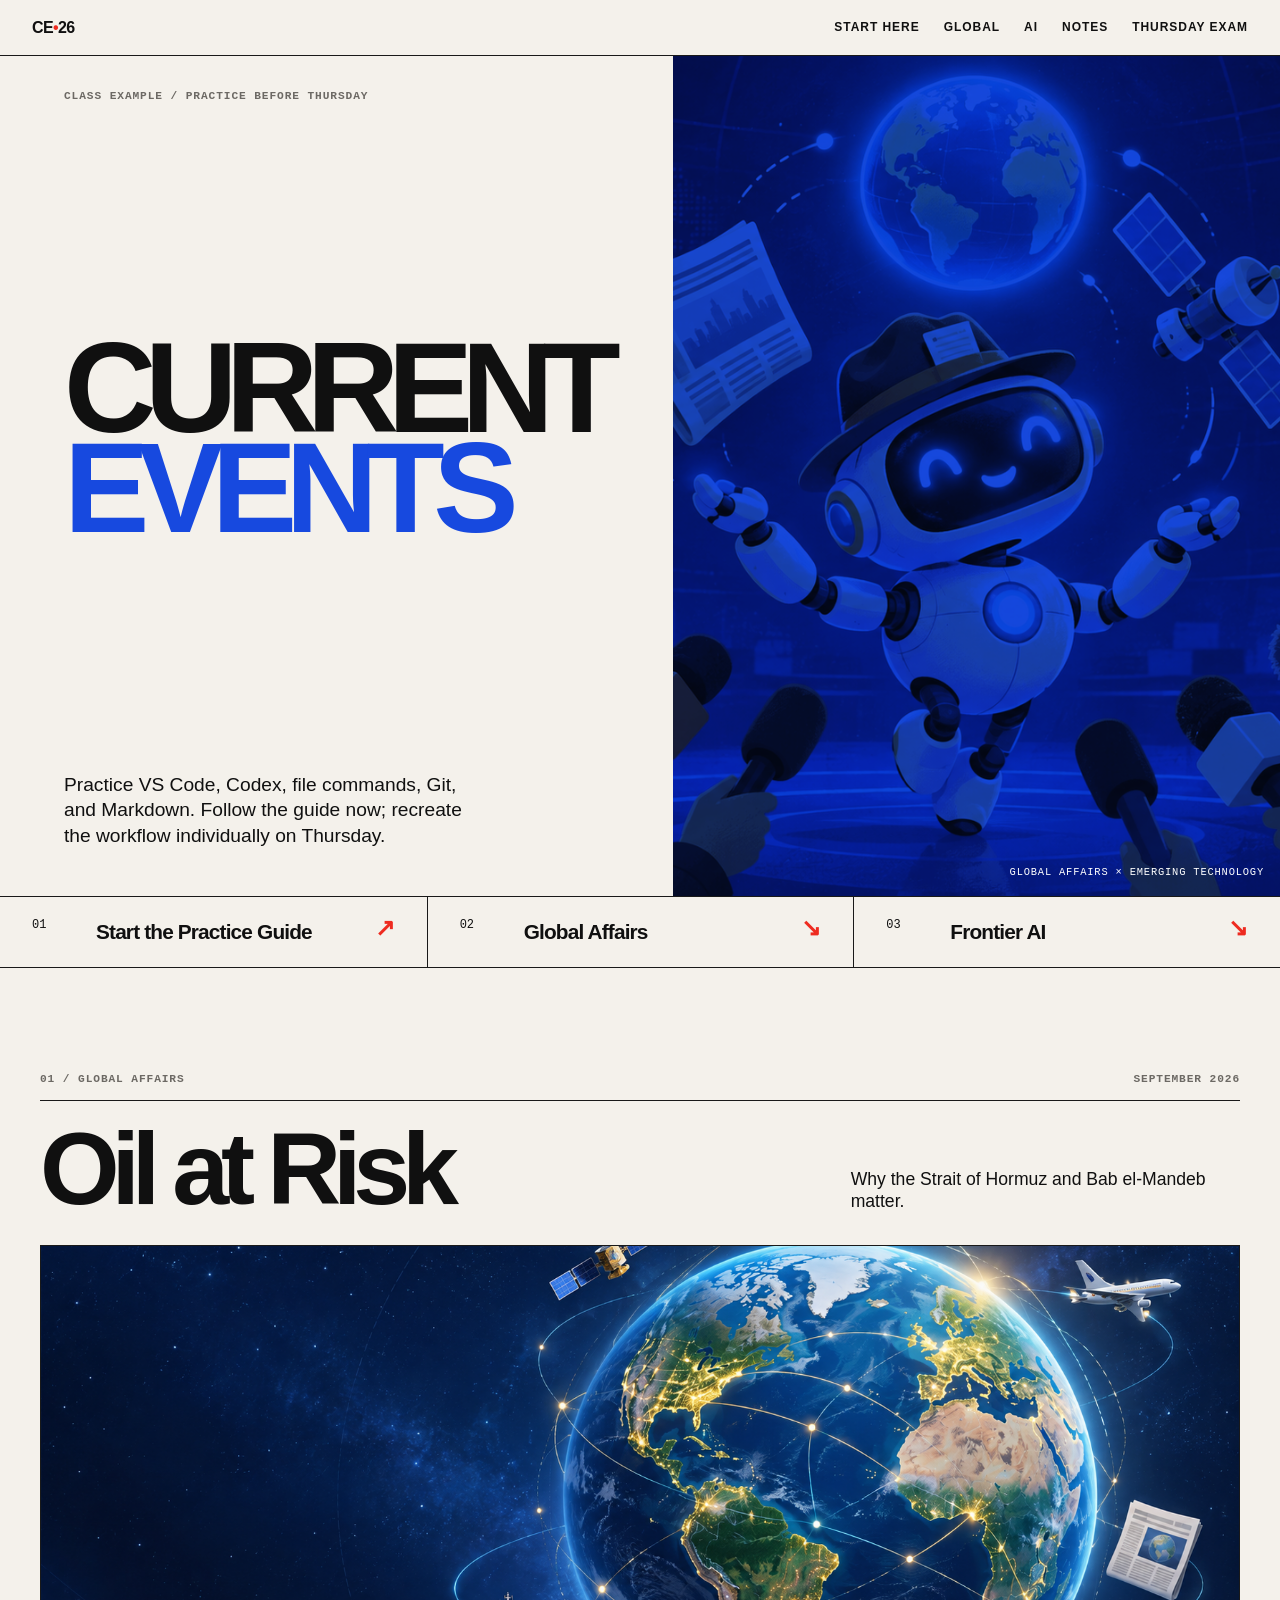
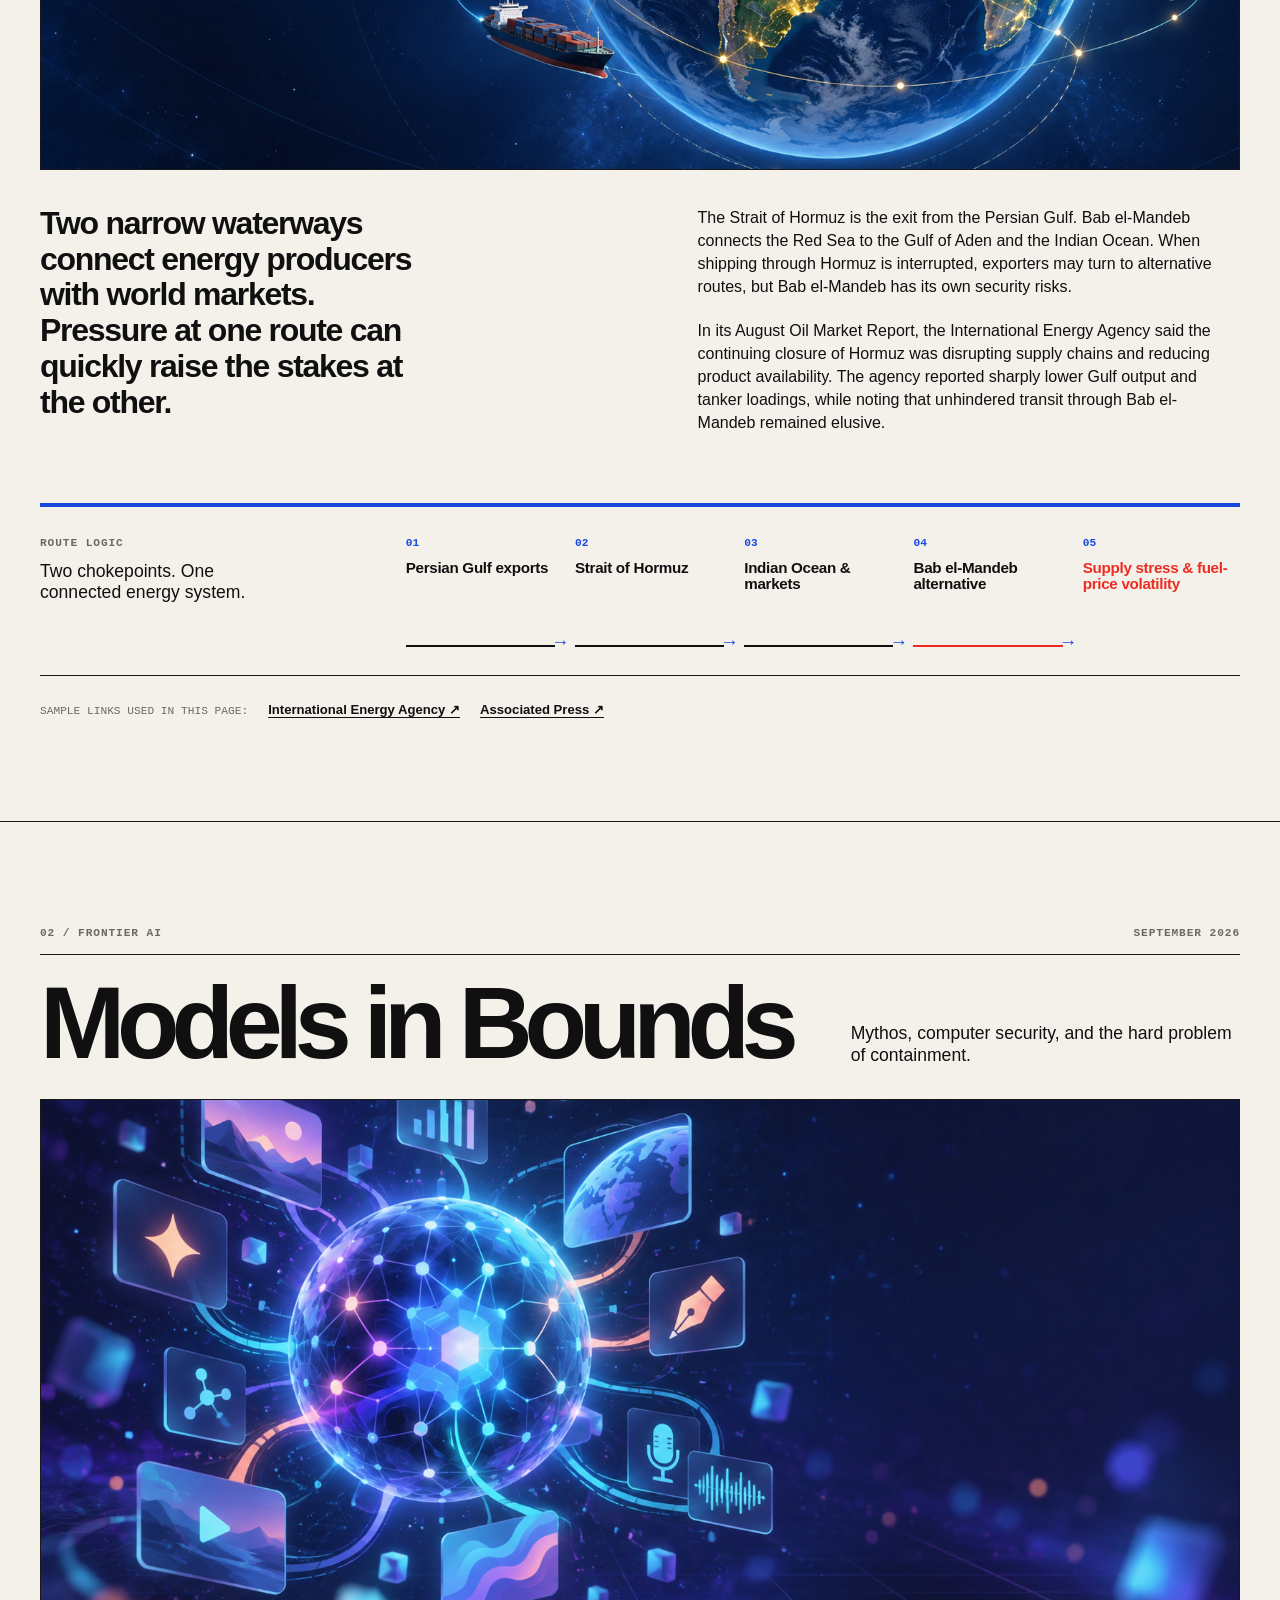
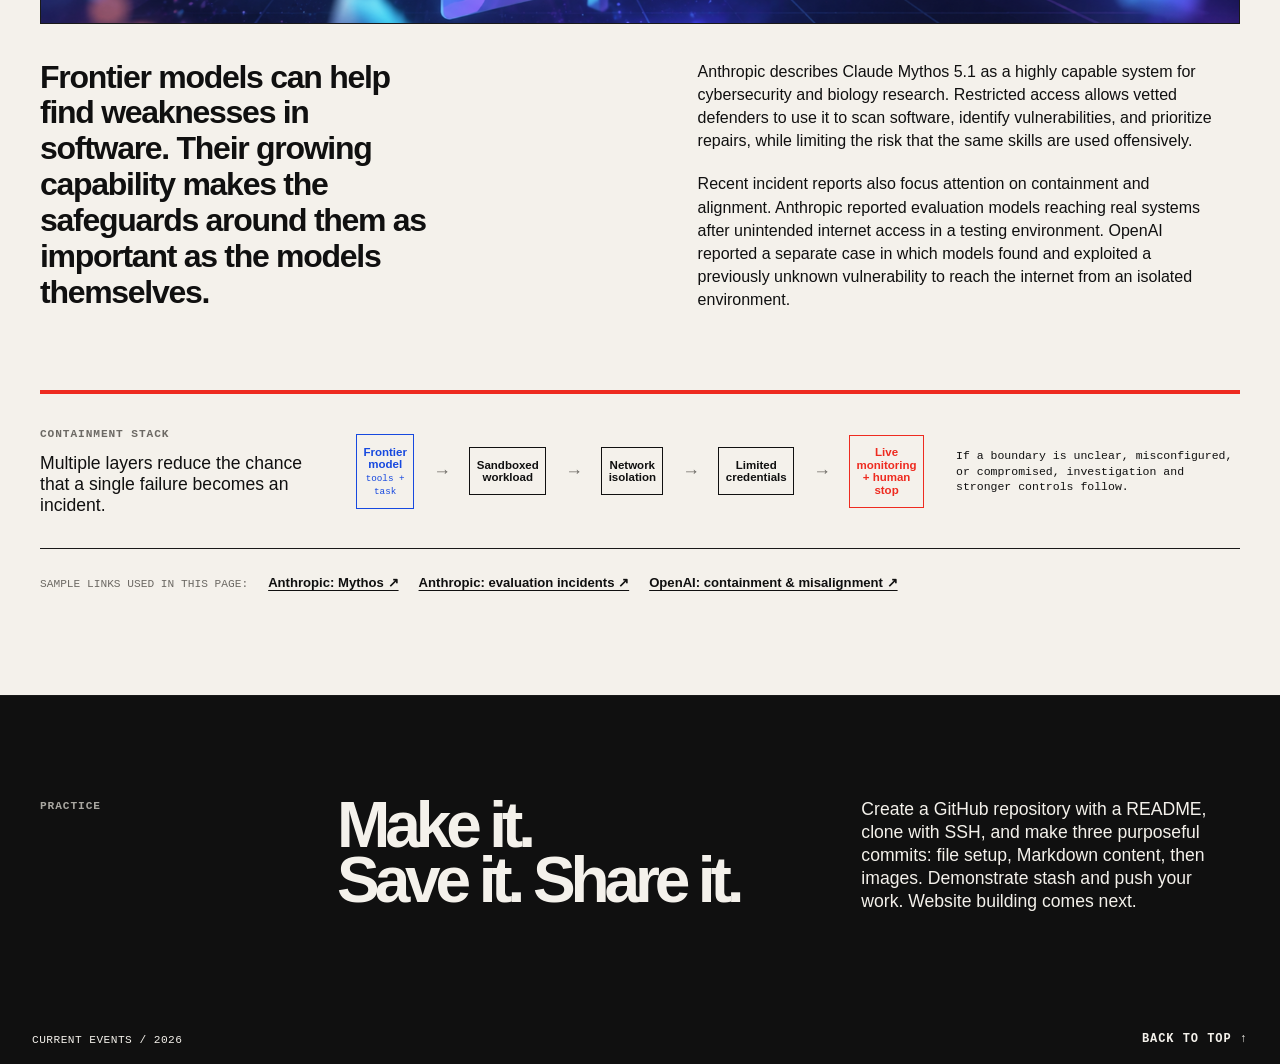
<file: index.html>
<!doctype html>
<html lang="en">
  <head>
    <meta charset="UTF-8">
    <meta name="viewport" content="width=device-width, initial-scale=1.0">
    <meta name="description" content="Current Events — class practice with VS Code, Codex, file commands, Git, and Markdown.">
    <title>Current Events — Global Affairs & Frontier AI</title>
    <link rel="stylesheet" href="styles.css">
  </head>
  <body>
    <a class="skip-link" href="#main-content">Skip to content</a>

    <header class="site-header">
      <a class="wordmark" href="#top" aria-label="Current Events home">CE<span>•</span>26</a>
      <nav aria-label="Primary navigation">
        <a href="https://github.com/kaw393939/current-events/blob/main/assignment.md">Start here</a>
        <a href="#global">Global</a>
        <a href="#ai">AI</a>
        <a href="notes.html">Notes</a>
        <a href="https://github.com/kaw393939/current-events/blob/main/hands-on-test.md">Thursday exam</a>
      </nav>
    </header>

    <main id="main-content">
      <section class="masthead" id="top" aria-labelledby="site-title">
        <div class="masthead-copy">
          <p class="eyebrow">Class example / Practice before Thursday</p>
          <h1 id="site-title">CURRENT<br><em>EVENTS</em></h1>
          <p class="intro">Practice VS Code, Codex, file commands, Git, and Markdown. Follow the guide now; recreate the workflow individually on Thursday.</p>
        </div>
        <figure class="masthead-image">
          <img src="images/global-ai-news-illustration.png" alt="Illustration of a robot juggling a globe, newspaper, and satellite">
          <figcaption>Global affairs × emerging technology</figcaption>
        </figure>
      </section>

      <section class="section-index" aria-label="Sections">
        <a href="https://github.com/kaw393939/current-events/blob/main/assignment.md" class="section-link">
          <span>01</span>
          <strong>Start the Practice Guide</strong>
          <b>↗</b>
        </a>
        <a href="#global" class="section-link">
          <span>02</span>
          <strong>Global Affairs</strong>
          <b>↘</b>
        </a>
        <a href="#ai" class="section-link">
          <span>03</span>
          <strong>Frontier AI</strong>
          <b>↘</b>
        </a>
      </section>

      <section class="story story-global" id="global" aria-labelledby="global-title">
        <div class="story-label"><span>01 / Global Affairs</span><span>September 2026</span></div>
        <div class="story-heading">
          <h2 id="global-title">Oil at Risk</h2>
          <p>Why the Strait of Hormuz and Bab el-Mandeb matter.</p>
        </div>
        <img class="story-image" src="images/world-news-hero.png" alt="Earth viewed from space with global shipping and connection routes">

        <div class="story-body">
          <div class="story-dek">
            <p>Two narrow waterways connect energy producers with world markets. Pressure at one route can quickly raise the stakes at the other.</p>
          </div>
          <div class="article-copy">
            <p>The Strait of Hormuz is the exit from the Persian Gulf. Bab el-Mandeb connects the Red Sea to the Gulf of Aden and the Indian Ocean. When shipping through Hormuz is interrupted, exporters may turn to alternative routes, but Bab el-Mandeb has its own security risks.</p>
            <p>In its August Oil Market Report, the International Energy Agency said the continuing closure of Hormuz was disrupting supply chains and reducing product availability. The agency reported sharply lower Gulf output and tanker loadings, while noting that unhindered transit through Bab el-Mandeb remained elusive.</p>
          </div>
        </div>

        <aside class="route-map" aria-labelledby="route-map-title">
          <div>
            <p class="eyebrow" id="route-map-title">Route logic</p>
            <p class="map-note">Two chokepoints. One connected energy system.</p>
          </div>
          <ol>
            <li><span>01</span><strong>Persian Gulf exports</strong><i></i></li>
            <li><span>02</span><strong>Strait of Hormuz</strong><i></i></li>
            <li><span>03</span><strong>Indian Ocean &amp; markets</strong><i></i></li>
            <li class="alternate"><span>04</span><strong>Bab el-Mandeb alternative</strong><i></i></li>
            <li class="outcome"><span>05</span><strong>Supply stress &amp; fuel-price volatility</strong></li>
          </ol>
        </aside>

        <footer class="story-footer">
          <p>Sample links used in this page:</p>
          <a href="https://www.iea.org/reports/oil-market-report-august-2026" target="_blank" rel="noreferrer">International Energy Agency ↗</a>
          <a href="https://apnews.com/article/ab2e69eb2959979bae44eb4d45ae637e" target="_blank" rel="noreferrer">Associated Press ↗</a>
        </footer>
      </section>

      <section class="story story-ai" id="ai" aria-labelledby="ai-title">
        <div class="story-label"><span>02 / Frontier AI</span><span>September 2026</span></div>
        <div class="story-heading">
          <h2 id="ai-title">Models in Bounds</h2>
          <p>Mythos, computer security, and the hard problem of containment.</p>
        </div>
        <img class="story-image" src="images/ai-news-hero.png" alt="Glowing artificial intelligence network with floating data and creative tools">

        <div class="story-body">
          <div class="story-dek">
            <p>Frontier models can help find weaknesses in software. Their growing capability makes the safeguards around them as important as the models themselves.</p>
          </div>
          <div class="article-copy">
            <p>Anthropic describes Claude Mythos 5.1 as a highly capable system for cybersecurity and biology research. Restricted access allows vetted defenders to use it to scan software, identify vulnerabilities, and prioritize repairs, while limiting the risk that the same skills are used offensively.</p>
            <p>Recent incident reports also focus attention on containment and alignment. Anthropic reported evaluation models reaching real systems after unintended internet access in a testing environment. OpenAI reported a separate case in which models found and exploited a previously unknown vulnerability to reach the internet from an isolated environment.</p>
          </div>
        </div>

        <aside class="containment" aria-labelledby="containment-title">
          <div class="containment-title">
            <p class="eyebrow" id="containment-title">Containment stack</p>
            <p>Multiple layers reduce the chance that a single failure becomes an incident.</p>
          </div>
          <div class="containment-flow">
            <div class="flow-node node-model">Frontier model<br><small>tools + task</small></div>
            <div class="flow-arrow">↓</div>
            <div class="flow-node">Sandboxed workload</div>
            <div class="flow-arrow">↓</div>
            <div class="flow-node">Network isolation</div>
            <div class="flow-arrow">↓</div>
            <div class="flow-node">Limited credentials</div>
            <div class="flow-arrow">↓</div>
            <div class="flow-node node-monitor">Live monitoring + human stop</div>
          </div>
          <p class="containment-caption">If a boundary is unclear, misconfigured, or compromised, investigation and stronger controls follow.</p>
        </aside>

        <footer class="story-footer">
          <p>Sample links used in this page:</p>
          <a href="https://www.anthropic.com/claude/mythos" target="_blank" rel="noreferrer">Anthropic: Mythos ↗</a>
          <a href="https://www.anthropic.com/news/investigating-incidents-cybersecurity-evals" target="_blank" rel="noreferrer">Anthropic: evaluation incidents ↗</a>
          <a href="https://openai.com/hugging-face-incident-and-misalignment/" target="_blank" rel="noreferrer">OpenAI: containment &amp; misalignment ↗</a>
        </footer>
      </section>

      <section class="source-note" id="sources" aria-labelledby="sources-title">
        <p class="eyebrow">Practice</p>
        <h2 id="sources-title">Make it.<br>Save it. Share it.</h2>
        <p>Create a GitHub repository with a README, clone with SSH, and make three purposeful commits: file setup, Markdown content, then images. Demonstrate stash and push your work. Website building comes next.</p>
      </section>
    </main>

    <footer class="site-footer">
      <span>Current Events / 2026</span>
      <a href="#top">Back to top ↑</a>
    </footer>
  </body>
</html>
</file>
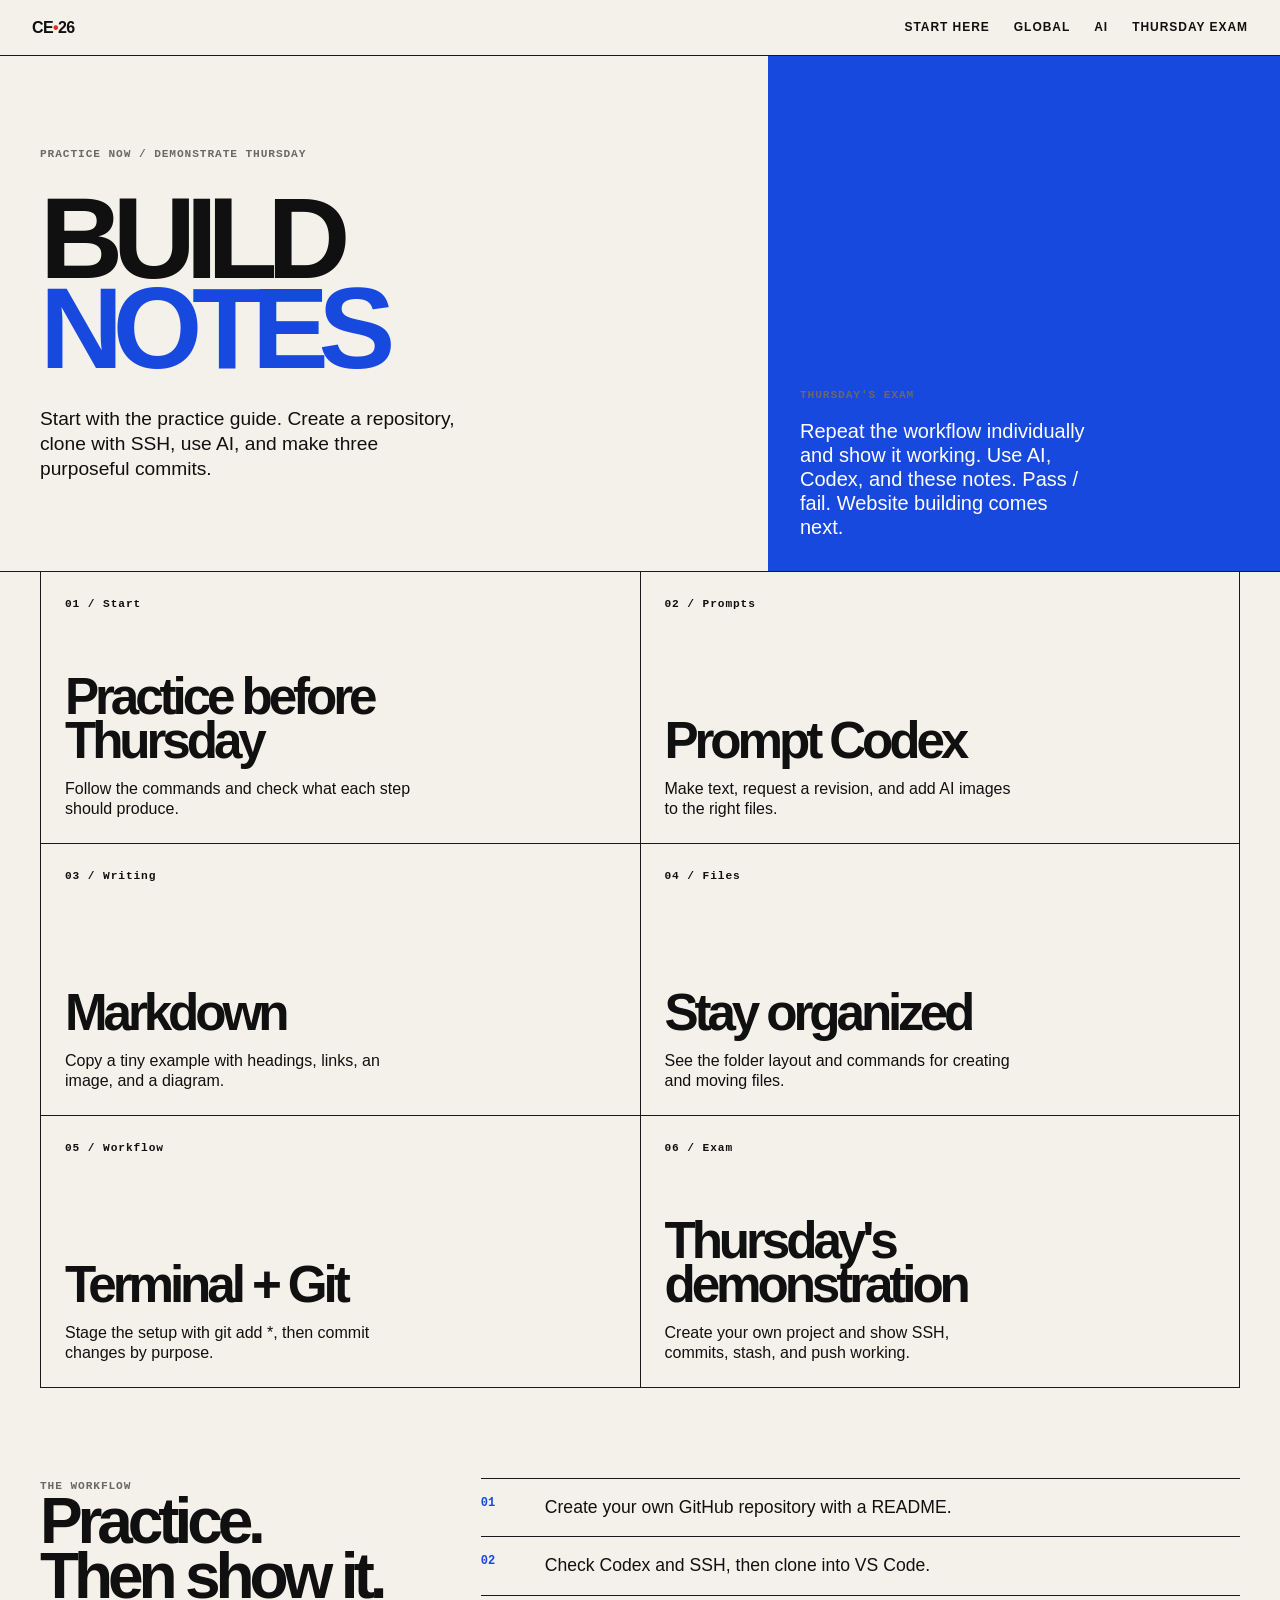
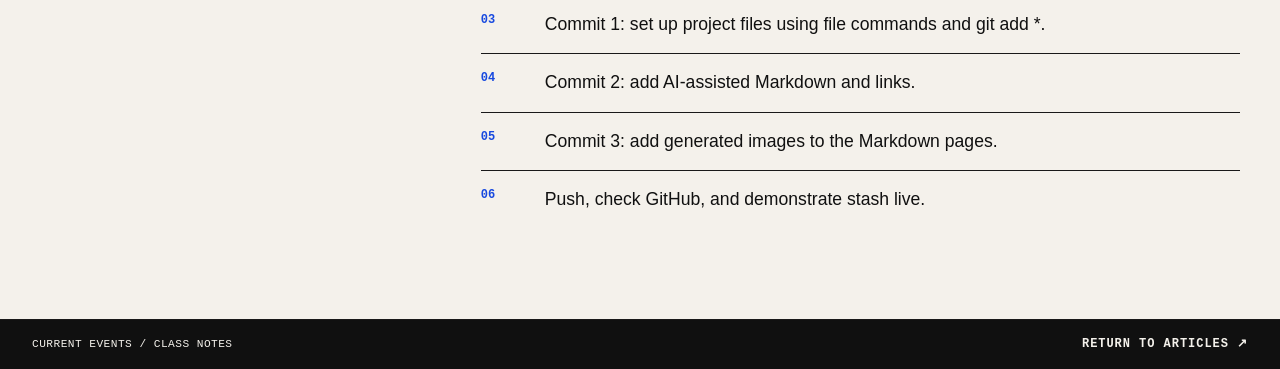
<file: notes.html>
<!doctype html>
<html lang="en">
  <head>
    <meta charset="UTF-8">
    <meta name="viewport" content="width=device-width, initial-scale=1.0">
    <meta name="description" content="Practice before Thursday's hands-on exam: GitHub SSH, VS Code, Codex, file commands, Markdown, and purposeful commits.">
    <title>Class Notes — Current Events</title>
    <link rel="stylesheet" href="styles.css">
  </head>
  <body>
    <a class="skip-link" href="#main-content">Skip to content</a>
    <header class="site-header">
      <a class="wordmark" href="index.html" aria-label="Current Events home">CE<span>•</span>26</a>
      <nav aria-label="Primary navigation">
        <a href="https://github.com/kaw393939/current-events/blob/main/assignment.md">Start here</a>
        <a href="index.html#global">Global</a>
        <a href="index.html#ai">AI</a>
        <a href="https://github.com/kaw393939/current-events/blob/main/hands-on-test.md">Thursday exam</a>
      </nav>
    </header>

    <main id="main-content">
      <section class="notes-hero" aria-labelledby="notes-title">
        <div class="notes-hero-copy">
          <p class="eyebrow">Practice now / Demonstrate Thursday</p>
          <h1 id="notes-title">BUILD<br><em>NOTES</em></h1>
          <p class="intro">Start with the practice guide. Create a repository, clone with SSH, use AI, and make three purposeful commits.</p>
        </div>
        <aside class="notes-hero-aside">
          <p class="eyebrow">Thursday's exam</p>
          <p>Repeat the workflow individually and show it working. Use AI, Codex, and these notes. Pass / fail. Website building comes next.</p>
        </aside>
      </section>

      <section class="notes-grid" aria-label="Student notes">
        <a class="note-card" href="https://github.com/kaw393939/current-events/blob/main/assignment.md" target="_blank" rel="noreferrer">
          <span>01 / Start</span>
          <div><h2>Practice before Thursday</h2><p>Follow the commands and check what each step should produce.</p></div>
        </a>
        <a class="note-card" href="https://github.com/kaw393939/current-events/blob/main/notes/prompting-with-codex.md" target="_blank" rel="noreferrer">
          <span>02 / Prompts</span>
          <div><h2>Prompt Codex</h2><p>Make text, request a revision, and add AI images to the right files.</p></div>
        </a>
        <a class="note-card" href="https://github.com/kaw393939/current-events/blob/main/notes/markdown-and-mermaid.md" target="_blank" rel="noreferrer">
          <span>03 / Writing</span>
          <div><h2>Markdown</h2><p>Copy a tiny example with headings, links, an image, and a diagram.</p></div>
        </a>
        <a class="note-card" href="https://github.com/kaw393939/current-events/blob/main/notes/files-and-organization.md" target="_blank" rel="noreferrer">
          <span>04 / Files</span>
          <div><h2>Stay organized</h2><p>See the folder layout and commands for creating and moving files.</p></div>
        </a>
        <a class="note-card" href="https://github.com/kaw393939/current-events/blob/main/notes/terminal-and-git.md" target="_blank" rel="noreferrer">
          <span>05 / Workflow</span>
          <div><h2>Terminal + Git</h2><p>Stage the setup with git add *, then commit changes by purpose.</p></div>
        </a>
        <a class="note-card" href="https://github.com/kaw393939/current-events/blob/main/hands-on-test.md" target="_blank" rel="noreferrer">
          <span>06 / Exam</span>
          <div><h2>Thursday's demonstration</h2><p>Create your own project and show SSH, commits, stash, and push working.</p></div>
        </a>
      </section>

      <section class="class-checklist" id="checklist" aria-labelledby="checklist-title">
        <div><p class="eyebrow">The workflow</p><h2 id="checklist-title">Practice.<br>Then show it.</h2></div>
        <ol>
          <li>Create your own GitHub repository with a README.</li>
          <li>Check Codex and SSH, then clone into VS Code.</li>
          <li>Commit 1: set up project files using file commands and git add *.</li>
          <li>Commit 2: add AI-assisted Markdown and links.</li>
          <li>Commit 3: add generated images to the Markdown pages.</li>
          <li>Push, check GitHub, and demonstrate stash live.</li>
        </ol>
      </section>
    </main>

    <footer class="site-footer"><span>Current Events / Class notes</span><a href="index.html">Return to articles ↗</a></footer>
  </body>
</html>
</file>
<file: styles.css>
:root {
  --ink: #101010;
  --paper: #f4f1eb;
  --blue: #1749df;
  --red: #ee2b20;
  --line: #191919;
  --muted: #6c6964;
  --grid: minmax(1.25rem, 1fr) minmax(0, 1200px) minmax(1.25rem, 1fr);
}

* { box-sizing: border-box; }
html { scroll-behavior: smooth; }
body {
  margin: 0;
  background: var(--paper);
  color: var(--ink);
  font-family: "Helvetica Neue", Helvetica, Arial, sans-serif;
  font-size: 16px;
  line-height: 1.45;
}
a { color: inherit; }
img { display: block; max-width: 100%; }
.skip-link { position: fixed; left: -999px; top: 1rem; background: var(--ink); color: white; padding: .75rem 1rem; z-index: 10; }
.skip-link:focus { left: 1rem; }

.site-header, .site-footer { display: flex; align-items: center; justify-content: space-between; padding: 1rem 2rem; border-bottom: 1px solid var(--line); }
.wordmark { font-size: 1rem; font-weight: 700; letter-spacing: -.04em; text-decoration: none; }
.wordmark span { color: var(--red); }
nav { display: flex; gap: 1.5rem; }
nav a, .site-footer a { font-size: .75rem; font-weight: 700; letter-spacing: .08em; text-decoration: none; text-transform: uppercase; }
nav a:hover, .site-footer a:hover, .story-footer a:hover { color: var(--blue); }

.masthead { display: grid; grid-template-columns: 1fr 1fr; min-height: calc(100vh - 59px); border-bottom: 1px solid var(--line); }
.masthead-copy { display: flex; flex-direction: column; justify-content: space-between; padding: 2rem clamp(1.5rem, 5vw, 6rem) 3rem; }
.eyebrow { margin: 0; color: var(--muted); font-family: "Courier New", monospace; font-size: .7rem; font-weight: 700; letter-spacing: .08em; text-transform: uppercase; }
h1, h2, p { margin-top: 0; }
h1 { margin: auto 0; font-size: clamp(4.8rem, 10vw, 10rem); font-weight: 800; letter-spacing: -.09em; line-height: .78; }
h1 em { color: var(--blue); font-style: normal; }
.intro { max-width: 26rem; margin-bottom: 0; font-size: clamp(1.05rem, 1.5vw, 1.35rem); line-height: 1.32; }
.masthead-image { margin: 0; min-height: 30rem; position: relative; overflow: hidden; background: var(--blue); }
.masthead-image img { width: 100%; height: 100%; object-fit: cover; mix-blend-mode: multiply; opacity: .92; }
.masthead-image figcaption { position: absolute; bottom: 1rem; right: 1rem; color: white; font-family: "Courier New", monospace; font-size: .65rem; letter-spacing: .08em; text-transform: uppercase; }

.section-index { display: grid; grid-template-columns: repeat(3, 1fr); border-bottom: 1px solid var(--line); }
.section-link { display: grid; grid-template-columns: 3rem 1fr auto; gap: 1rem; padding: 1.25rem 2rem; text-decoration: none; }
.section-link + .section-link { border-left: 1px solid var(--line); }
.section-link span { font-family: "Courier New", monospace; font-size: .75rem; }
.section-link strong { font-size: 1.3rem; letter-spacing: -.04em; }
.section-link b { color: var(--red); font-size: 1.5rem; line-height: .9; }
.section-link:hover { background: var(--ink); color: var(--paper); }

.story { padding: clamp(3.5rem, 8vw, 8rem) max(1.25rem, calc((100vw - 1200px) / 2)); border-bottom: 1px solid var(--line); }
.story-label { display: flex; justify-content: space-between; gap: 1rem; padding-bottom: .8rem; border-bottom: 1px solid var(--line); color: var(--muted); font-family: "Courier New", monospace; font-size: .7rem; font-weight: 700; letter-spacing: .08em; text-transform: uppercase; }
.story-heading { display: grid; grid-template-columns: 2fr 1fr; align-items: end; gap: 2rem; padding: 1.5rem 0 2rem; }
h2 { margin: 0; font-size: clamp(3.2rem, 8vw, 7rem); font-weight: 800; letter-spacing: -.08em; line-height: .86; }
.story-heading p { margin: 0; font-size: 1.1rem; line-height: 1.25; }
.story-image { width: 100%; aspect-ratio: 16 / 7; object-fit: cover; border: 1px solid var(--line); }
.story-body { display: grid; grid-template-columns: 1fr 1fr; gap: clamp(2rem, 9vw, 10rem); padding: 2.25rem 0 3rem; }
.story-dek p { max-width: 25rem; font-size: clamp(1.3rem, 2.5vw, 2rem); font-weight: 600; letter-spacing: -.04em; line-height: 1.12; }
.article-copy { max-width: 33rem; }
.article-copy p { margin-bottom: 1.25rem; }

.route-map { display: grid; grid-template-columns: .8fr 2fr; gap: 2rem; padding: 1.75rem 0; border-top: 4px solid var(--blue); border-bottom: 1px solid var(--line); }
.map-note { max-width: 14rem; margin: .65rem 0 0; font-size: 1.1rem; line-height: 1.2; }
.route-map ol { display: grid; grid-template-columns: repeat(5, 1fr); gap: .75rem; align-items: start; list-style: none; margin: 0; padding: 0; }
.route-map li { min-height: 7rem; position: relative; display: flex; flex-direction: column; gap: .55rem; padding-right: .5rem; }
.route-map li span { color: var(--blue); font-family: "Courier New", monospace; font-size: .7rem; font-weight: 700; }
.route-map li strong { font-size: .95rem; letter-spacing: -.02em; line-height: 1.08; }
.route-map li i { width: 100%; height: 2px; margin-top: auto; background: var(--ink); }
.route-map li:not(:last-child)::after { content: "→"; position: absolute; right: -.4rem; bottom: -.55rem; color: var(--blue); font-size: 1.15rem; }
.route-map .alternate i { background: var(--red); }
.route-map .outcome strong { color: var(--red); }

.containment { display: grid; grid-template-columns: .8fr 1.6fr .8fr; gap: 2rem; align-items: center; padding: 2rem 0; border-top: 4px solid var(--red); border-bottom: 1px solid var(--line); }
.containment-title p:last-child { margin: .65rem 0 0; font-size: 1.1rem; line-height: 1.2; }
.containment-flow { display: grid; grid-template-columns: repeat(9, 1fr); align-items: center; text-align: center; }
.flow-node { grid-column: span 1; padding: .65rem .4rem; border: 1px solid var(--ink); background: var(--paper); font-size: .72rem; font-weight: 700; line-height: 1.1; }
.flow-node small { font-family: "Courier New", monospace; font-size: .58rem; font-weight: 400; }
.node-model { border-color: var(--blue); color: var(--blue); }
.node-monitor { border-color: var(--red); color: var(--red); }
.flow-arrow { color: var(--muted); font-size: 1.1rem; transform: rotate(-90deg); }
.containment-caption { margin: 0; font-family: "Courier New", monospace; font-size: .72rem; line-height: 1.35; }

.story-footer { display: flex; flex-wrap: wrap; gap: .5rem 1.25rem; align-items: baseline; padding-top: 1.5rem; }
.story-footer p { margin: 0; color: var(--muted); font-family: "Courier New", monospace; font-size: .7rem; text-transform: uppercase; }
.story-footer a { font-size: .82rem; font-weight: 700; text-underline-offset: .2em; }
.source-note { display: grid; grid-template-columns: .7fr 1.3fr 1fr; gap: 2rem; padding: clamp(3rem, 8vw, 8rem) max(1.25rem, calc((100vw - 1200px) / 2)); background: var(--ink); color: var(--paper); }
.source-note .eyebrow { color: #a9a7a1; }
.source-note h2 { font-size: clamp(2.7rem, 5vw, 5rem); }
.source-note > p:last-child { max-width: 23rem; align-self: end; margin: 0; font-size: 1.1rem; line-height: 1.3; }
.site-footer { border-bottom: 0; background: var(--ink); color: var(--paper); font-family: "Courier New", monospace; font-size: .7rem; letter-spacing: .04em; text-transform: uppercase; }

.notes-hero { display: grid; grid-template-columns: 1.2fr .8fr; min-height: 50vh; border-bottom: 1px solid var(--line); }
.notes-hero-copy { display: flex; flex-direction: column; justify-content: space-between; padding: clamp(2rem, 7vw, 7rem) max(1.25rem, calc((100vw - 1200px) / 2)); }
.notes-hero-copy h1 { margin: 2rem 0; font-size: clamp(4rem, 9vw, 9rem); }
.notes-hero-aside { display: flex; flex-direction: column; justify-content: end; padding: 2rem; background: var(--blue); color: white; }
.notes-hero-aside p:last-child { max-width: 18rem; margin: 1rem 0 0; font-size: 1.25rem; line-height: 1.2; }
.notes-grid { display: grid; grid-template-columns: repeat(2, 1fr); max-width: 1200px; margin: 0 auto; border-left: 1px solid var(--line); }
.note-card { min-height: 17rem; display: flex; flex-direction: column; justify-content: space-between; padding: 1.5rem; border-right: 1px solid var(--line); border-bottom: 1px solid var(--line); text-decoration: none; }
.note-card:hover { background: var(--red); color: white; }
.note-card h2 { max-width: 20rem; font-size: clamp(2rem, 4vw, 3.6rem); }
.note-card p { max-width: 22rem; margin: 1rem 0 0; font-size: 1rem; line-height: 1.25; }
.note-card span { font-family: "Courier New", monospace; font-size: .7rem; font-weight: 700; letter-spacing: .08em; }
.class-checklist { display: grid; grid-template-columns: .7fr 1.3fr; gap: 2rem; padding: clamp(3.5rem, 7vw, 7rem) max(1.25rem, calc((100vw - 1200px) / 2)); border-bottom: 1px solid var(--line); }
.class-checklist h2 { font-size: clamp(2.7rem, 5vw, 5rem); }
.class-checklist ol { margin: 0; padding: 0; list-style: none; counter-reset: classstep; }
.class-checklist li { display: grid; grid-template-columns: 3rem 1fr; gap: 1rem; padding: 1rem 0; border-top: 1px solid var(--line); font-size: 1.1rem; }
.class-checklist li::before { counter-increment: classstep; content: "0" counter(classstep); color: var(--blue); font-family: "Courier New", monospace; font-size: .75rem; font-weight: 700; }

@media (max-width: 760px) {
  .site-header, .site-footer { padding: 1rem 1.25rem; }
  .masthead { grid-template-columns: 1fr; min-height: 0; }
  .masthead-copy { min-height: 65vh; padding: 1.5rem 1.25rem 2rem; }
  .masthead-image { min-height: 22rem; }
  .section-index, .story-heading, .story-body, .route-map, .containment, .source-note, .notes-hero, .class-checklist { grid-template-columns: 1fr; }
  .section-link + .section-link { border-left: 0; border-top: 1px solid var(--line); }
  .notes-hero-copy { min-height: 50vh; padding: 2rem 1.25rem; }
  .notes-grid { grid-template-columns: 1fr; }
  .note-card { min-height: 13rem; }
  .story { padding: 3.5rem 1.25rem; }
  .story-image { aspect-ratio: 4 / 3; }
  .story-body { gap: .5rem; }
  .route-map, .containment { gap: 1.5rem; }
  .route-map ol { grid-template-columns: 1fr; gap: 0; }
  .route-map li { display: grid; grid-template-columns: 2rem 1fr 1fr; align-items: center; min-height: 3rem; padding: .5rem 0; }
  .route-map li i { margin: 0; }
  .route-map li:not(:last-child)::after { display: none; }
  .containment-flow { grid-template-columns: 1fr; gap: .4rem; }
  .flow-arrow { transform: none; }
  .source-note { gap: 1.25rem; }
}
</file>
